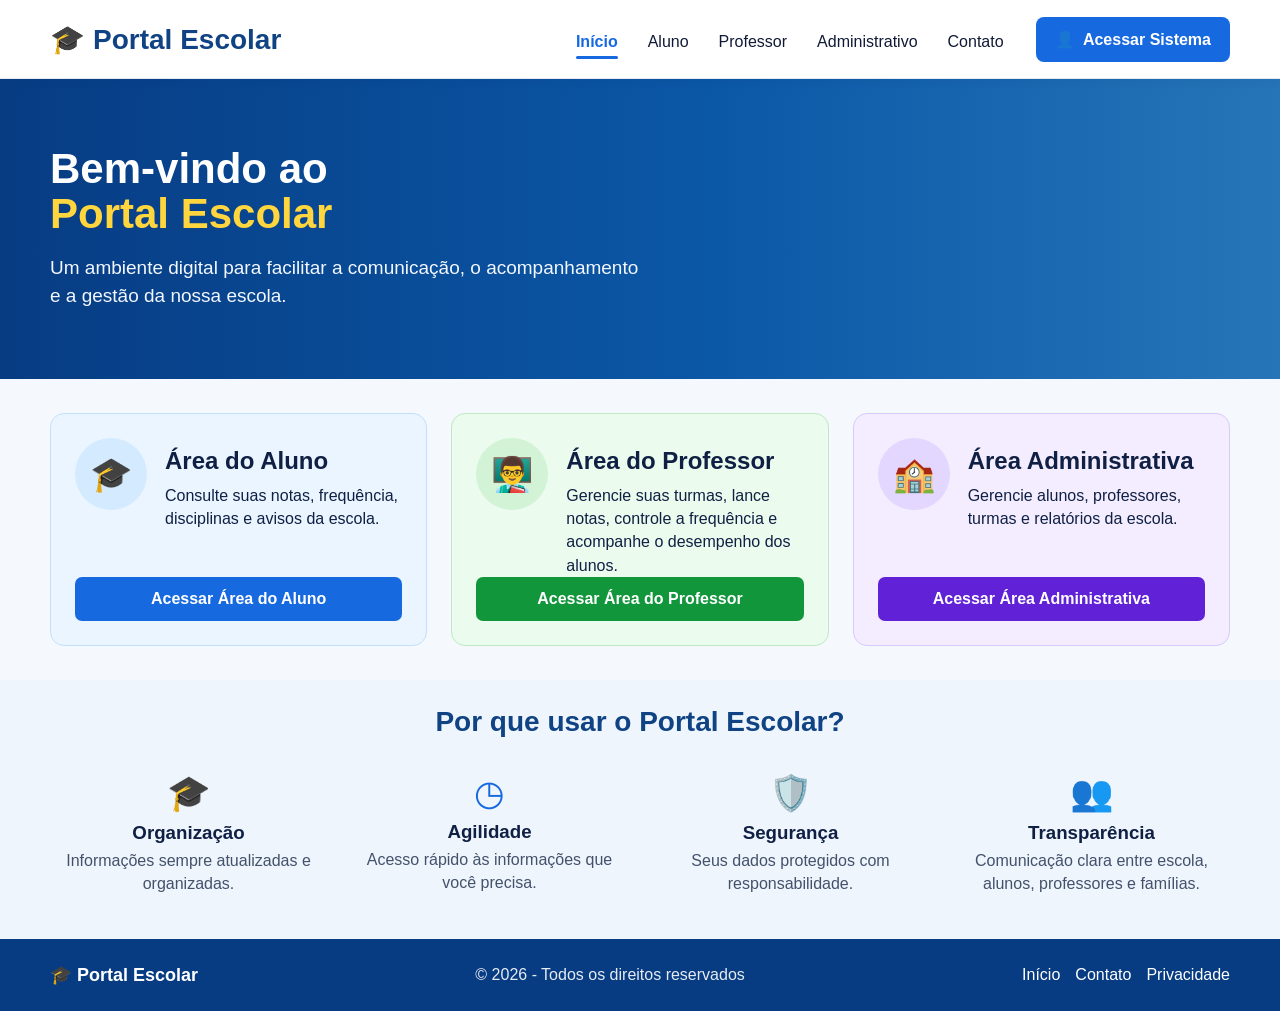
<file: index.html>
<!DOCTYPE html><html lang="pt-BR"><head><meta charset="UTF-8"><meta name="viewport" content="width=device-width,initial-scale=1.0"><title>Portal Escolar</title><link rel="stylesheet" href="css/style.css"></head><body class=""><header><div class="container"><a class="logo" href="index.html"><span>🎓</span>Portal Escolar</a><nav><a href="index.html" class="ativo">Início</a><a href="aluno.html">Aluno</a><a href="professor.html">Professor</a><a href="administrativo.html">Administrativo</a><a href="contato.html">Contato</a></nav><a class="btn-login" href="aluno.html">👤 &nbsp;Acessar Sistema</a></div></header><main><section class="hero"><div class="container"><h1>Bem-vindo ao <strong>Portal Escolar</strong></h1><p>Um ambiente digital para facilitar a comunicação, o acompanhamento e a gestão da nossa escola.</p></div></section><div class="container"><section class="areas">
<article class="area-card card-aluno"><div class="card-topo"><div class="card-icone">🎓</div><div><h2>Área do Aluno</h2><p>Consulte suas notas, frequência, disciplinas e avisos da escola.</p></div></div><a class="btn-area" href="aluno.html">Acessar Área do Aluno</a></article>
<article class="area-card card-professor"><div class="card-topo"><div class="card-icone">👨‍🏫</div><div><h2>Área do Professor</h2><p>Gerencie suas turmas, lance notas, controle a frequência e acompanhe o desempenho dos alunos.</p></div></div><a class="btn-area" href="professor.html">Acessar Área do Professor</a></article>
<article class="area-card card-admin"><div class="card-topo"><div class="card-icone">🏫</div><div><h2>Área Administrativa</h2><p>Gerencie alunos, professores, turmas e relatórios da escola.</p></div></div><a class="btn-area" href="administrativo.html">Acessar Área Administrativa</a></article></section></div>
<section class="benefits"><div class="container"><h2>Por que usar o Portal Escolar?</h2><div class="benefit-grid"><div class="feature-card"><div class="ico">🎓</div><h3>Organização</h3><p>Informações sempre atualizadas e organizadas.</p></div><div class="feature-card"><div class="ico">◷</div><h3>Agilidade</h3><p>Acesso rápido às informações que você precisa.</p></div><div class="feature-card"><div class="ico">🛡️</div><h3>Segurança</h3><p>Seus dados protegidos com responsabilidade.</p></div><div class="feature-card"><div class="ico">👥</div><h3>Transparência</h3><p>Comunicação clara entre escola, alunos, professores e famílias.</p></div></div></div></section></main><footer><div class="container footer-content"><div class="footer-brand">🎓 Portal Escolar</div><div class="copyright">© 2026 - Todos os direitos reservados</div><div class="footer-links"><a href="index.html">Início</a><a href="contato.html">Contato</a><a href="#">Privacidade</a></div></div></footer></body></html>
</file>
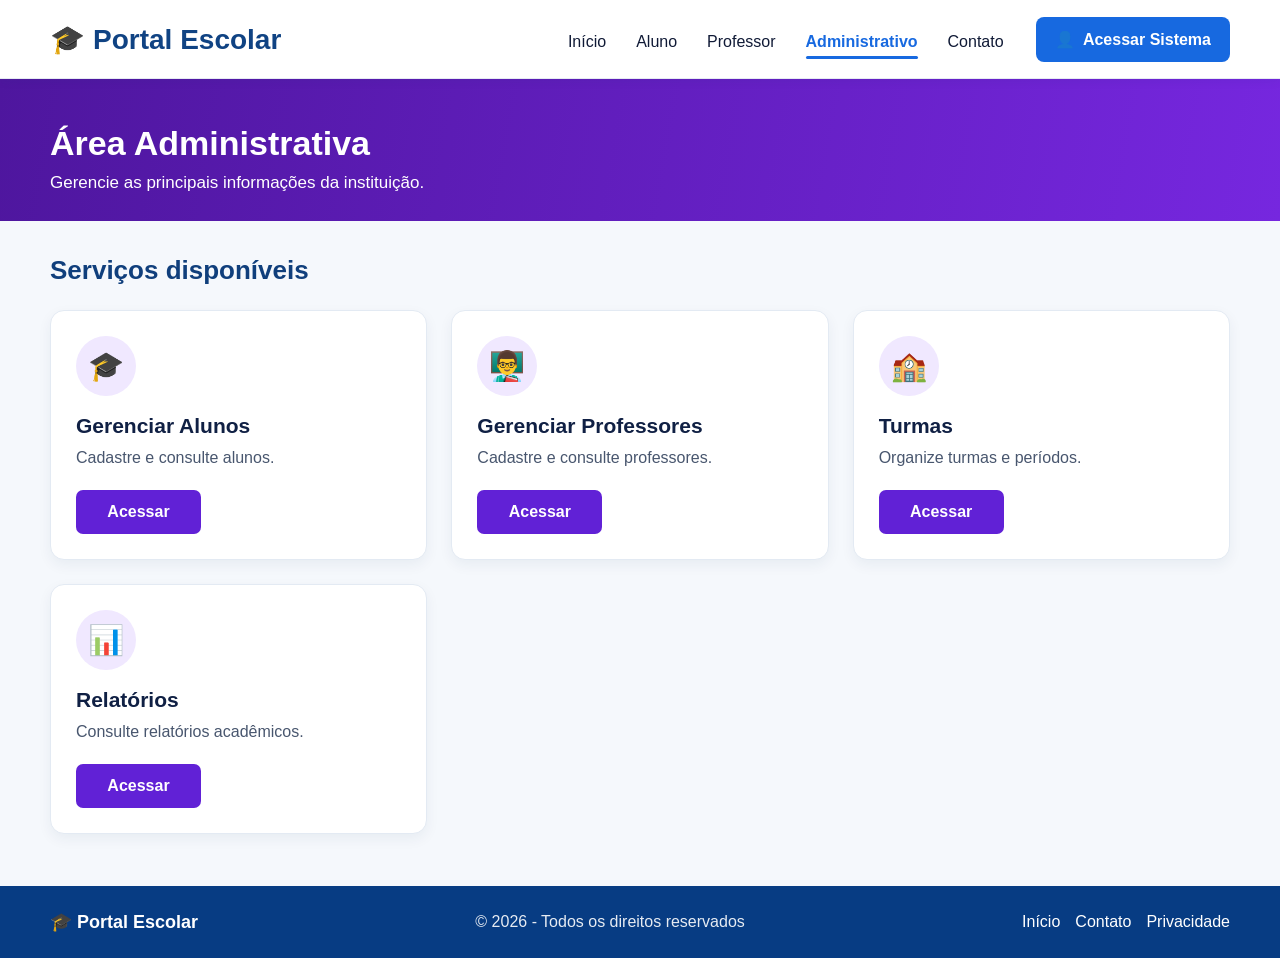
<file: administrativo.html>
<!DOCTYPE html><html lang="pt-BR"><head><meta charset="UTF-8"><meta name="viewport" content="width=device-width,initial-scale=1.0"><title>Área Administrativa - Portal Escolar</title><link rel="stylesheet" href="css/style.css"></head><body class="theme-admin"><header><div class="container"><a class="logo" href="index.html"><span>🎓</span>Portal Escolar</a><nav><a href="index.html">Início</a><a href="aluno.html">Aluno</a><a href="professor.html">Professor</a><a href="administrativo.html" class="ativo">Administrativo</a><a href="contato.html">Contato</a></nav><a class="btn-login" href="aluno.html">👤 &nbsp;Acessar Sistema</a></div></header><main><section class="page-hero"><div class="container"><h1>Área Administrativa</h1><p>Gerencie as principais informações da instituição.</p></div></section><section class="internal-section"><div class="container"><h2>Serviços disponíveis</h2><div class="internal-grid"><article class="internal-card"><div class="internal-icon">🎓</div><h3>Gerenciar Alunos</h3><p>Cadastre e consulte alunos.</p><a class="botao" href="#">Acessar</a></article><article class="internal-card"><div class="internal-icon">👨‍🏫</div><h3>Gerenciar Professores</h3><p>Cadastre e consulte professores.</p><a class="botao" href="#">Acessar</a></article><article class="internal-card"><div class="internal-icon">🏫</div><h3>Turmas</h3><p>Organize turmas e períodos.</p><a class="botao" href="#">Acessar</a></article><article class="internal-card"><div class="internal-icon">📊</div><h3>Relatórios</h3><p>Consulte relatórios acadêmicos.</p><a class="botao" href="#">Acessar</a></article></div></div></section></main><footer><div class="container footer-content"><div class="footer-brand">🎓 Portal Escolar</div><div class="copyright">© 2026 - Todos os direitos reservados</div><div class="footer-links"><a href="index.html">Início</a><a href="contato.html">Contato</a><a href="#">Privacidade</a></div></div></footer></body></html>
</file>
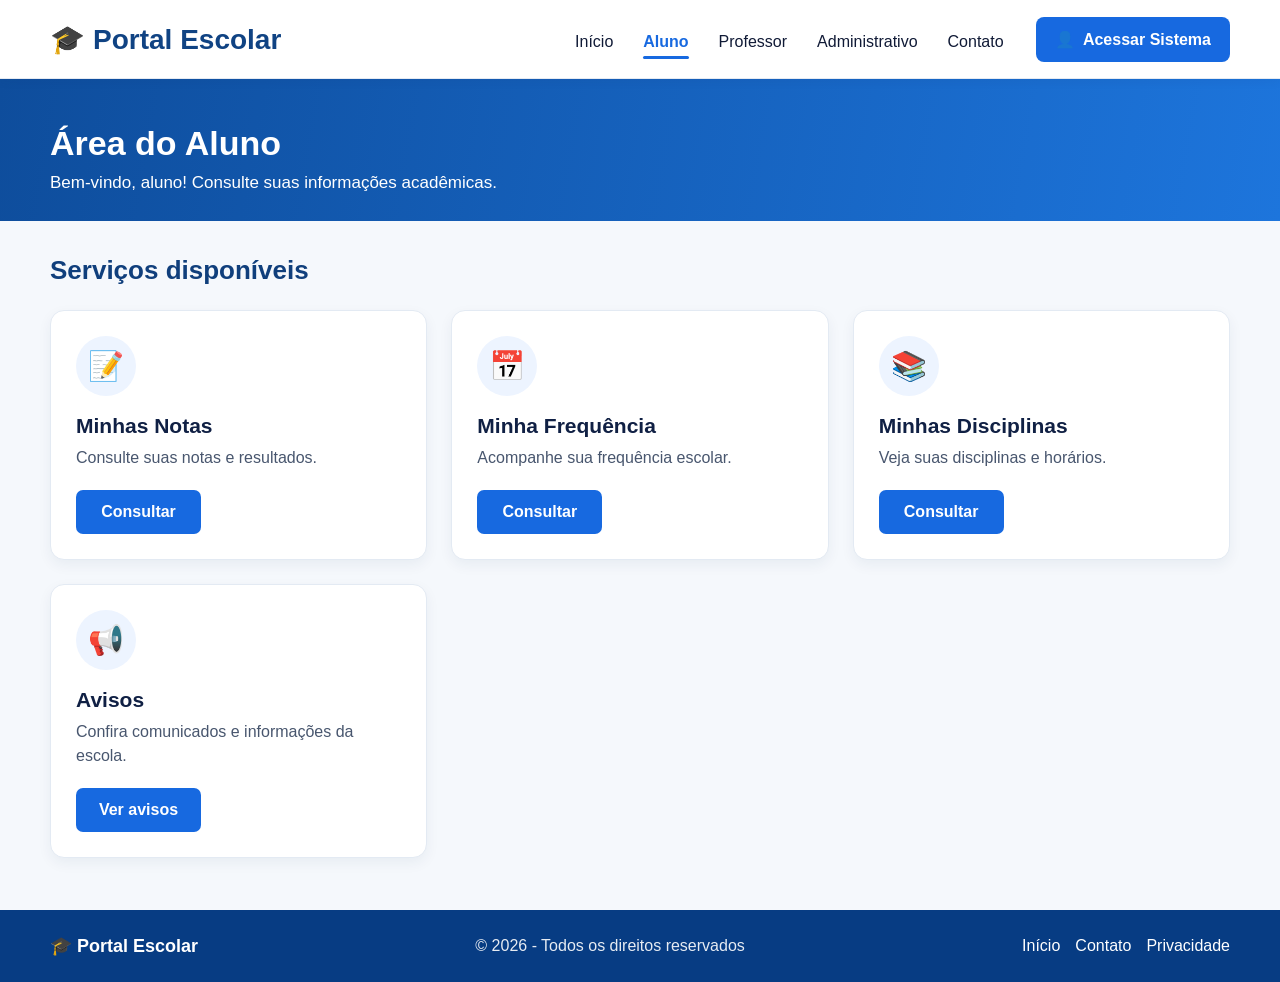
<file: aluno.html>
<!DOCTYPE html><html lang="pt-BR"><head><meta charset="UTF-8"><meta name="viewport" content="width=device-width,initial-scale=1.0"><title>Área do Aluno - Portal Escolar</title><link rel="stylesheet" href="css/style.css"></head><body class="theme-aluno"><header><div class="container"><a class="logo" href="index.html"><span>🎓</span>Portal Escolar</a><nav><a href="index.html">Início</a><a href="aluno.html" class="ativo">Aluno</a><a href="professor.html">Professor</a><a href="administrativo.html">Administrativo</a><a href="contato.html">Contato</a></nav><a class="btn-login" href="aluno.html">👤 &nbsp;Acessar Sistema</a></div></header><main><section class="page-hero"><div class="container"><h1>Área do Aluno</h1><p>Bem-vindo, aluno! Consulte suas informações acadêmicas.</p></div></section><section class="internal-section"><div class="container"><h2>Serviços disponíveis</h2><div class="internal-grid"><article class="internal-card"><div class="internal-icon">📝</div><h3>Minhas Notas</h3><p>Consulte suas notas e resultados.</p><a class="botao" href="#">Consultar</a></article><article class="internal-card"><div class="internal-icon">📅</div><h3>Minha Frequência</h3><p>Acompanhe sua frequência escolar.</p><a class="botao" href="#">Consultar</a></article><article class="internal-card"><div class="internal-icon">📚</div><h3>Minhas Disciplinas</h3><p>Veja suas disciplinas e horários.</p><a class="botao" href="#">Consultar</a></article><article class="internal-card"><div class="internal-icon">📢</div><h3>Avisos</h3><p>Confira comunicados e informações da escola.</p><a class="botao" href="#">Ver avisos</a></article></div></div></section></main><footer><div class="container footer-content"><div class="footer-brand">🎓 Portal Escolar</div><div class="copyright">© 2026 - Todos os direitos reservados</div><div class="footer-links"><a href="index.html">Início</a><a href="contato.html">Contato</a><a href="#">Privacidade</a></div></div></footer></body></html>
</file>
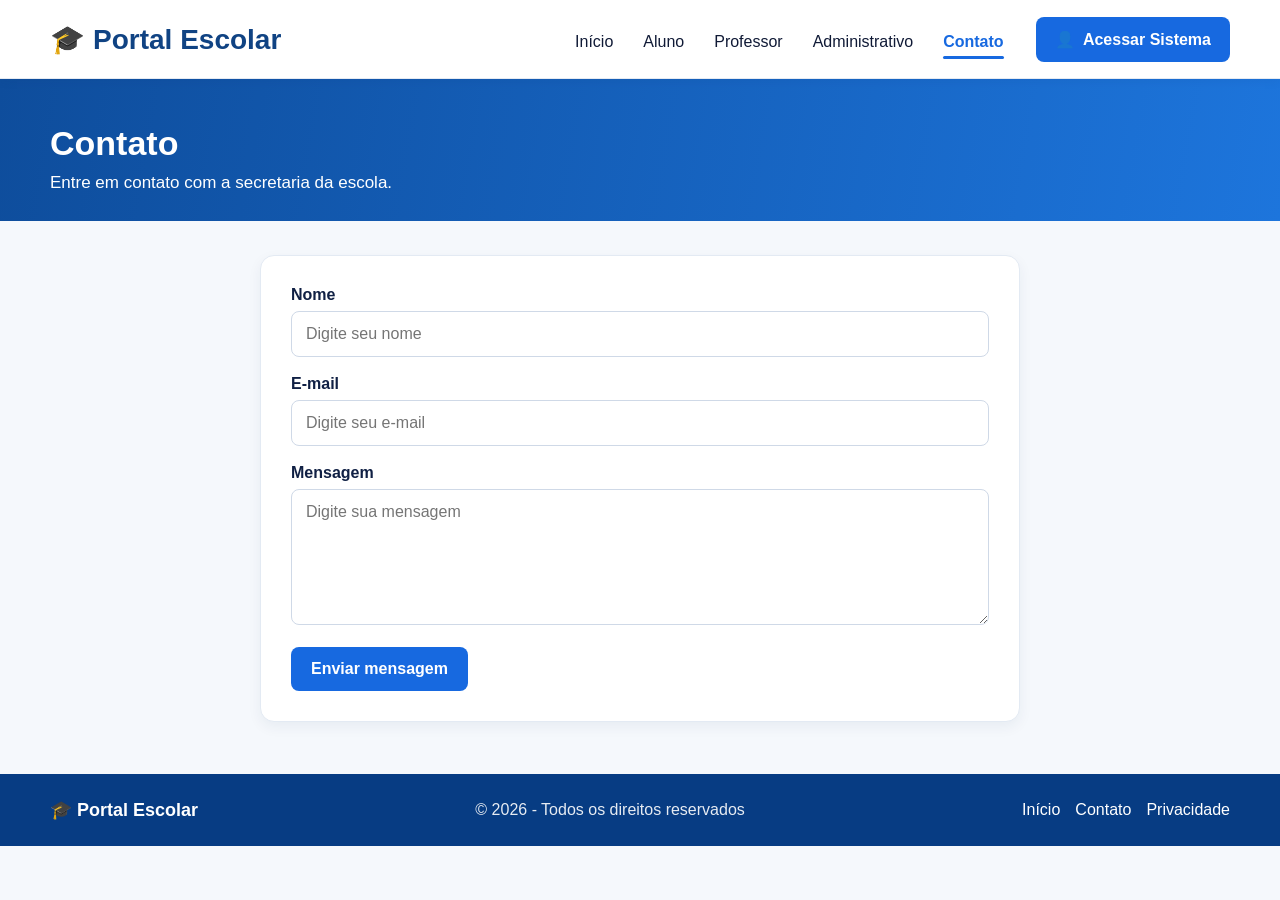
<file: contato.html>
<!DOCTYPE html><html lang="pt-BR"><head><meta charset="UTF-8"><meta name="viewport" content="width=device-width,initial-scale=1.0"><title>Contato - Portal Escolar</title><link rel="stylesheet" href="css/style.css"></head><body class="theme-contato"><header><div class="container"><a class="logo" href="index.html"><span>🎓</span>Portal Escolar</a><nav><a href="index.html">Início</a><a href="aluno.html">Aluno</a><a href="professor.html">Professor</a><a href="administrativo.html">Administrativo</a><a href="contato.html" class="ativo">Contato</a></nav><a class="btn-login" href="aluno.html">👤 &nbsp;Acessar Sistema</a></div></header><main><section class="page-hero"><div class="container"><h1>Contato</h1><p>Entre em contato com a secretaria da escola.</p></div></section><section class="internal-section"><div class="container"><div class="formulario"><label for="nome">Nome</label><input id="nome" type="text" placeholder="Digite seu nome"><label for="email">E-mail</label><input id="email" type="email" placeholder="Digite seu e-mail"><label for="mensagem">Mensagem</label><textarea id="mensagem" rows="6" placeholder="Digite sua mensagem"></textarea><button type="button">Enviar mensagem</button></div></div></section></main><footer><div class="container footer-content"><div class="footer-brand">🎓 Portal Escolar</div><div class="copyright">© 2026 - Todos os direitos reservados</div><div class="footer-links"><a href="index.html">Início</a><a href="contato.html">Contato</a><a href="#">Privacidade</a></div></div></footer></body></html>
</file>
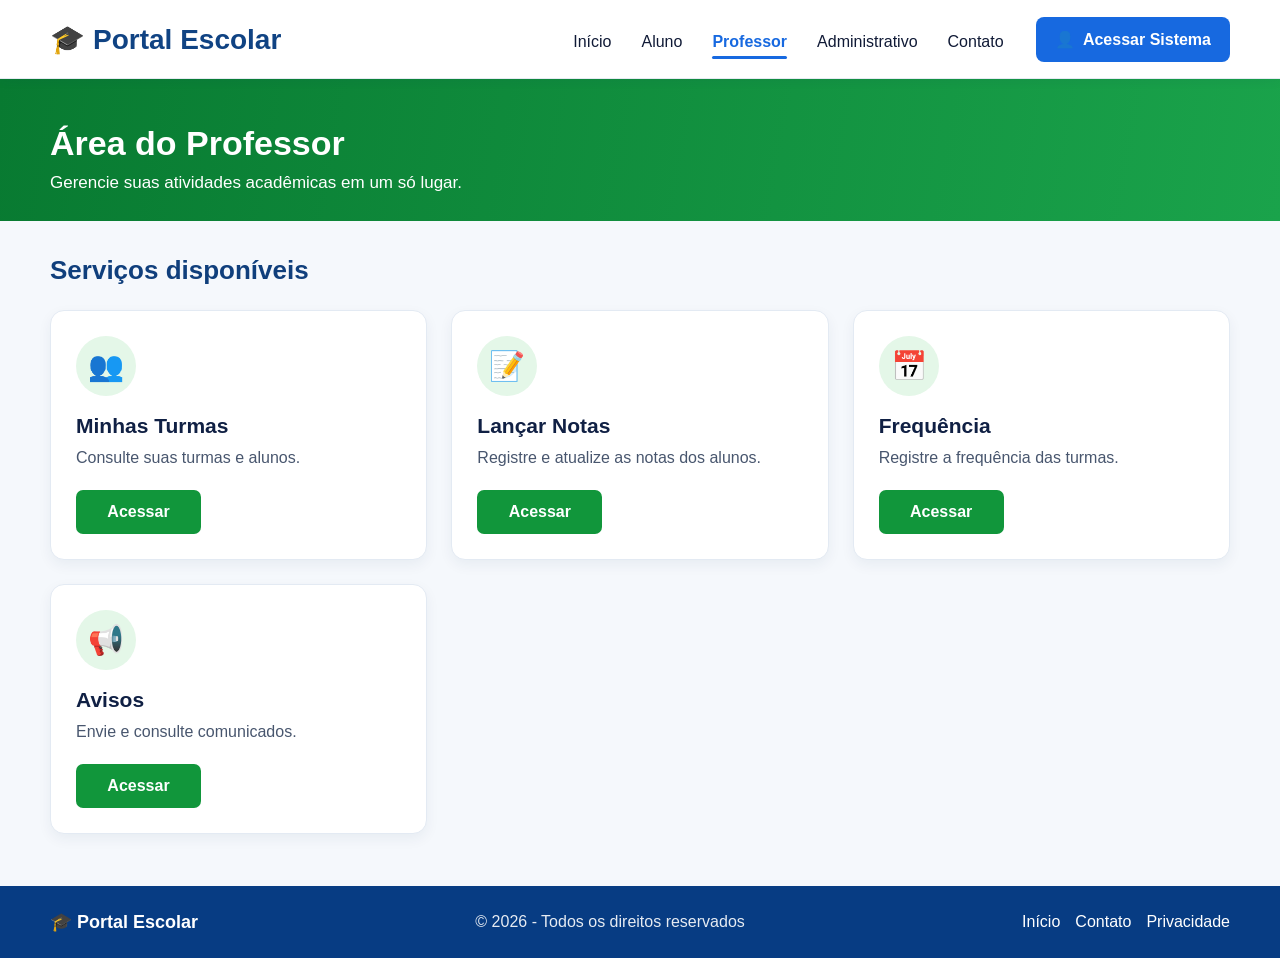
<file: professor.html>
<!DOCTYPE html><html lang="pt-BR"><head><meta charset="UTF-8"><meta name="viewport" content="width=device-width,initial-scale=1.0"><title>Área do Professor - Portal Escolar</title><link rel="stylesheet" href="css/style.css"></head><body class="theme-professor"><header><div class="container"><a class="logo" href="index.html"><span>🎓</span>Portal Escolar</a><nav><a href="index.html">Início</a><a href="aluno.html">Aluno</a><a href="professor.html" class="ativo">Professor</a><a href="administrativo.html">Administrativo</a><a href="contato.html">Contato</a></nav><a class="btn-login" href="aluno.html">👤 &nbsp;Acessar Sistema</a></div></header><main><section class="page-hero"><div class="container"><h1>Área do Professor</h1><p>Gerencie suas atividades acadêmicas em um só lugar.</p></div></section><section class="internal-section"><div class="container"><h2>Serviços disponíveis</h2><div class="internal-grid"><article class="internal-card"><div class="internal-icon">👥</div><h3>Minhas Turmas</h3><p>Consulte suas turmas e alunos.</p><a class="botao" href="#">Acessar</a></article><article class="internal-card"><div class="internal-icon">📝</div><h3>Lançar Notas</h3><p>Registre e atualize as notas dos alunos.</p><a class="botao" href="#">Acessar</a></article><article class="internal-card"><div class="internal-icon">📅</div><h3>Frequência</h3><p>Registre a frequência das turmas.</p><a class="botao" href="#">Acessar</a></article><article class="internal-card"><div class="internal-icon">📢</div><h3>Avisos</h3><p>Envie e consulte comunicados.</p><a class="botao" href="#">Acessar</a></article></div></div></section></main><footer><div class="container footer-content"><div class="footer-brand">🎓 Portal Escolar</div><div class="copyright">© 2026 - Todos os direitos reservados</div><div class="footer-links"><a href="index.html">Início</a><a href="contato.html">Contato</a><a href="#">Privacidade</a></div></div></footer></body></html>
</file>
<file: css/style.css>
*{box-sizing:border-box}html{scroll-behavior:smooth}body{margin:0;font-family:Arial,Helvetica,sans-serif;background:#f5f8fc;color:#102044}a{color:inherit}.container{width:min(1180px,calc(100% - 40px));margin:auto}
header{background:#fff;border-bottom:1px solid #e5eaf2;box-shadow:0 2px 10px rgba(15,52,96,.07);position:sticky;top:0;z-index:10}header .container{min-height:78px;display:flex;align-items:center;gap:32px}.logo{text-decoration:none;font-size:28px;font-weight:800;color:#104383;white-space:nowrap}.logo span{margin-right:8px}nav{display:flex;align-items:center;gap:30px;margin-left:auto}nav a{text-decoration:none;font-size:16px;padding:28px 0 23px;position:relative;color:#101a36}nav a:hover,nav a.ativo{color:#1769e0}nav a.ativo{font-weight:700}nav a.ativo::after{content:"";position:absolute;left:0;right:0;bottom:15px;height:3px;background:#1769e0;border-radius:3px}.btn-login{background:#1769e0;color:#fff;text-decoration:none;padding:13px 19px;border-radius:8px;font-weight:700;white-space:nowrap}.btn-login:hover{background:#0d55bd}
.hero{min-height:300px;margin:0;background:linear-gradient(90deg,#073c83 0%,#0b58a7 56%,#2675b8 100%);display:flex;align-items:center;color:#fff}.hero .container{padding:48px 0}.hero h1{font-size:42px;line-height:1.05;margin:0 0 18px;max-width:560px}.hero h1 strong{display:block;color:#ffd63d}.hero p{font-size:19px;line-height:1.5;max-width:600px;margin:0;color:#f3f7ff}
.areas{display:grid;grid-template-columns:repeat(3,1fr);gap:24px;padding:34px 0}.area-card{border-radius:14px;padding:24px;min-height:220px;display:flex;flex-direction:column;border:1px solid;transition:.25s}.area-card:hover,.feature-card:hover,.internal-card:hover{transform:translateY(-4px);box-shadow:0 12px 25px rgba(17,53,92,.12)}.card-topo{display:flex;align-items:flex-start;gap:18px}.card-icone,.internal-icon{width:72px;height:72px;border-radius:50%;display:flex;align-items:center;justify-content:center;flex:0 0 auto;font-size:34px}.area-card h2{font-size:24px;margin:9px 0 9px}.area-card p{font-size:16px;line-height:1.45;margin:0}.btn-area,.botao{display:block;width:100%;margin-top:auto;padding:13px 16px;border-radius:7px;text-align:center;text-decoration:none;color:#fff;font-weight:700}.card-aluno{background:#eaf5ff;border-color:#c3e0fb}.card-aluno .card-icone{background:#d4eaff}.card-aluno .btn-area,.theme-aluno .botao{background:#1769e0}.card-professor{background:#ebfbed;border-color:#bfe8c4}.card-professor .card-icone{background:#d2f3d6}.card-professor .btn-area,.theme-professor .botao{background:#11963b}.card-admin{background:#f3edff;border-color:#d8c9ff}.card-admin .card-icone{background:#e3d6ff}.card-admin .btn-area,.theme-admin .botao{background:#6121d6}
.benefits{background:#eef5fc;padding:26px 0 34px}.benefits h2{text-align:center;font-size:28px;color:#104383;margin:0 0 25px}.benefit-grid{display:grid;grid-template-columns:repeat(4,1fr);gap:24px;text-align:center}.feature-card{padding:10px;transition:.25s}.feature-card .ico{font-size:35px;color:#1769e0}.feature-card h3{margin:8px 0 5px}.feature-card p{margin:0;line-height:1.45;color:#43516b}
.page-hero{padding:45px 0 28px;color:#fff}.page-hero h1{font-size:34px;margin:0 0 10px}.page-hero p{margin:0;font-size:17px}.theme-aluno .page-hero{background:linear-gradient(100deg,#0e4d9c,#1d75dc)}.theme-professor .page-hero{background:linear-gradient(100deg,#087a31,#1aa34b)}.theme-admin .page-hero{background:linear-gradient(100deg,#4e169e,#7627df)}.theme-contato .page-hero{background:linear-gradient(100deg,#0e4d9c,#1d75dc)}
.internal-section{padding:34px 0 52px}.internal-section h2{font-size:26px;margin:0 0 24px;color:#103f7c}.internal-grid{display:grid;grid-template-columns:repeat(3,1fr);gap:24px}.internal-card{background:#fff;border:1px solid #e3eaf3;border-radius:14px;padding:25px;min-height:230px;display:flex;flex-direction:column;box-shadow:0 5px 14px rgba(20,55,90,.06);transition:.25s}.internal-card .internal-icon{width:60px;height:60px;background:#edf4ff;font-size:29px}.theme-professor .internal-icon{background:#e4f7e8}.theme-admin .internal-icon{background:#f0e8ff}.internal-card h3{font-size:21px;margin:18px 0 8px}.internal-card p{margin:0 0 20px;line-height:1.5;color:#48566e}.internal-card .botao{margin-top:auto;width:max-content;min-width:125px}.formulario{max-width:760px;margin:auto;background:#fff;padding:30px;border-radius:14px;border:1px solid #e3eaf3;box-shadow:0 5px 14px rgba(20,55,90,.06)}.formulario label{display:block;font-weight:700;margin:0 0 7px}.formulario input,.formulario textarea{width:100%;padding:13px 14px;border:1px solid #cfd9e7;border-radius:8px;margin-bottom:18px;font:inherit}.formulario input:focus,.formulario textarea:focus{outline:3px solid #d7e8ff;border-color:#1769e0}.formulario button{border:0;background:#1769e0;color:#fff;padding:13px 20px;border-radius:8px;font-size:16px;font-weight:700;cursor:pointer}
footer{background:#073c83;color:#fff;padding:25px 0}.footer-content{display:flex;align-items:center;justify-content:space-between;gap:20px}.footer-brand{font-weight:800;font-size:18px}.footer-links{display:flex;gap:15px}.footer-links a{text-decoration:none;color:#fff}.footer-links a:hover{text-decoration:underline}.copyright{opacity:.9}
@media(max-width:900px){header .container{flex-wrap:wrap;padding:12px 0}.logo{font-size:23px}nav{order:3;width:100%;overflow:auto;margin:0;gap:22px}nav a{padding:10px 0 14px}.btn-login{margin-left:auto}.areas,.internal-grid{grid-template-columns:1fr}.benefit-grid{grid-template-columns:repeat(2,1fr)}.hero h1{font-size:36px}}
@media(max-width:560px){.container{width:min(100% - 28px,1180px)}.btn-login{display:none}.hero{min-height:260px}.hero h1{font-size:32px}.benefit-grid{grid-template-columns:1fr}.card-topo{flex-direction:column}.footer-content{flex-direction:column;text-align:center}.footer-links{flex-wrap:wrap;justify-content:center}}
</file>
